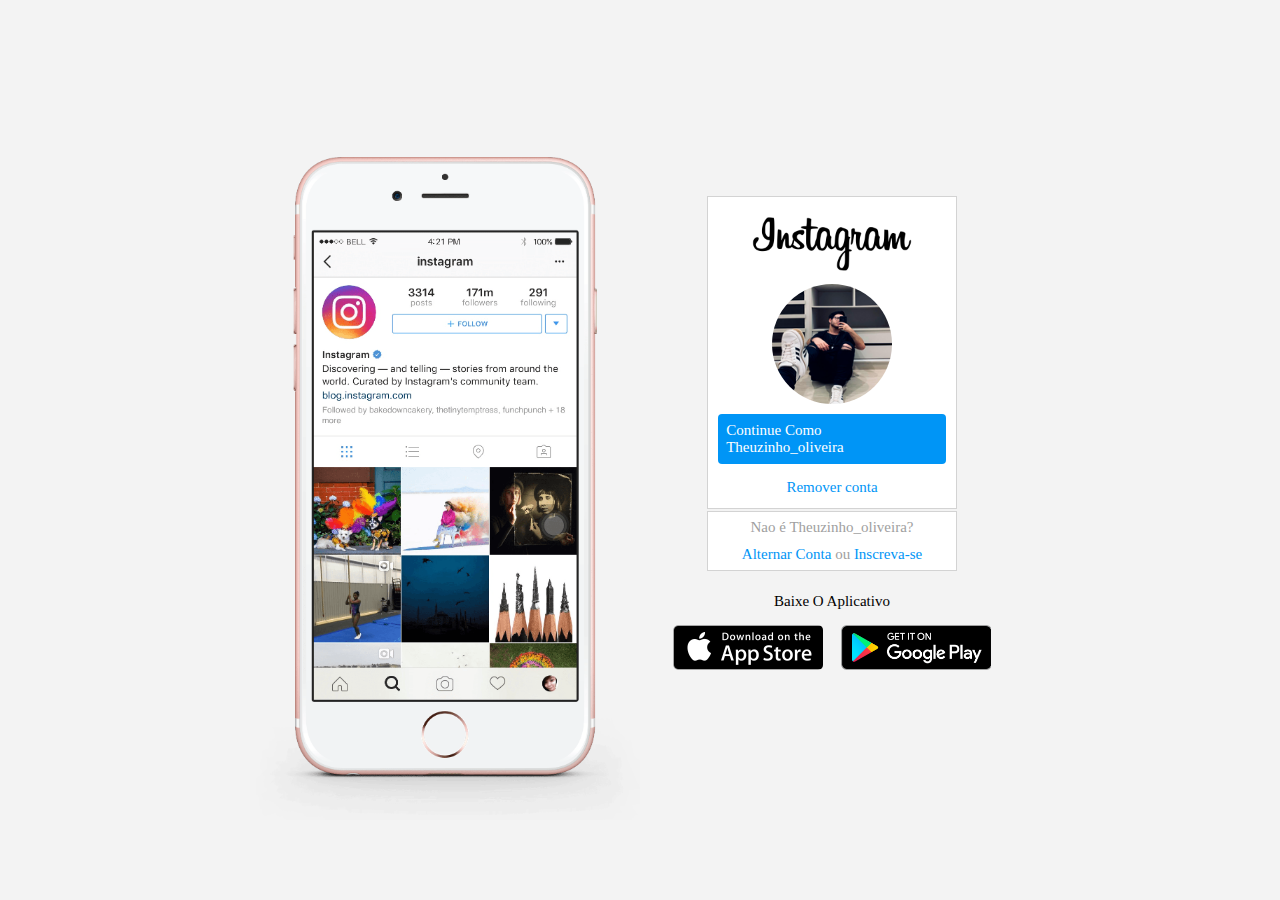
<file: index.html>
<!DOCTYPE html>
<html lang="en">
<head>
    <meta charset="utf-8">
    <link rel="stylesheet" href="StyleInsta.css" >
    <title>Instagram</title>
</head>
<body>
    <div class="intsgramWrapper">
        <div class="instagramPhone">
            <img src="instagram-celular.png" alt="Celular Instagram"> 
        </div>
        <div class="instagramContinue">
            <div class="group">
                <img src="instalogo.png" class="InstagramLogo" alt="LogoInstagram">
                <div class="PerfilPhoto">
                    <img src="Perfil.png" alt="Foto De Perfil">
                </div> 
                
                <a href="#" class="InstagramLogin">Continue Como Theuzinho_oliveira</a>   
                <a href="#" class="InstagramLogout">Remover conta</a>   
                                      
            </div>
            <div class="group">
                <p class="Notaccount">Nao é Theuzinho_oliveira?</p>
                <p class="Notaccount">
                    <a href="#" class="LinkBlue">Alternar Conta</a>
                    ou
                    <a href="https://www.instagram.com/accounts/emailsignup/?hl=pt-br" target="_blank" class="LinkBlue">Inscreva-se</a>
                </p>
            </div>
            <div class="GetTheApp">
                <p>Baixe O Aplicativo</p>
                <div class="Download">
                    <a href="https://apps.apple.com/br/app/instagram/id389801252" target="_blank" class="AppDownload"></a>
                    <a href="https://play.google.com/store/apps/details?id=com.instagram.android&hl=pt_BR&gl=US" target="_blank" class="AppDownload"></a>
                </div>
            </div>
        </div>
    </div>
</body>
</html>
</file>
<file: StyleInsta.css>
* {
    margin: 0px;
    padding: 0px;
    box-sizing: border-box;
    text-decoration: none;
    font-family: serif;
    font-size: 15px;
}   

Body {
    width: 100%;
    min-width: 100vh;
    background-color: rgb(243, 243, 243);
    margin: 0px;
    padding: 0px;
    display: flex;
    justify-content: center;
}

.intsgramWrapper {
    display: flex;
    align-items: center;
    justify-content: start;
    width: 60%;
    height: 100vh;
}

.instagramPhone {
    display: flex;
    align-items: center;
    justify-content: center;
    width: 50%;
    height: 50%;
}

.instagramPhone img {
    height: 50rem;
}

.instagramContinue {
    display: flex;
    align-items: center;
    justify-content: space-around;
    flex-direction: column;
    width: 50%;
    min-height: 34rem;
}

.group {
    display: flex;
    justify-content: space-between;
    align-items: center ;
    flex-direction: column;
    background-color: white;
    width: 65%;  
    border: 1px solid lightgray;
    padding: 2px 10px 2px 10px;
}

.group:nth-child(1) {
    min-height: 19rem;
}

.InstagramLogo {
    height: 6rem;
    margin-bottom: -5px;
}

.PerfilPhoto {
    display: flex;
    justify-content: center;
    align-items: center;
    border-radius: 50%;
    overflow: hidden;
}

.PerfilPhoto img {
    height: 8rem;
}

.InstagramLogin {
    background-color: #0095f6;
    color: white;
    padding: 8px;
    border-radius: 4px;
    margin-top: 10px;
}

.InstagramLogout {
    color: #0095f6;
    margin-top: 1rem;
    margin-bottom: 10px;
}

.Notaccount {
    color: rgb(160, 160, 160);
    margin-top: 5px;
    margin-bottom: 5px;
    
}

.LinkBlue {
    color: #0095f6;
}

.GetTheApp {
    display: flex;
    flex-direction: column;
    align-items: center;
    justify-content: center;
    width: 100%;
    padding: 1.3rem 0;
}

.Download {
    display: flex;
    width: 100%;
    justify-content: center;
    align-items: center;
    padding: 1rem;
}

.AppDownload {
    height: 3rem;
    width: 10rem;
    background-size: cover;
}

.AppDownload:nth-child(1) {
    background-image: url(apple-button.png);
    border-radius: 5px;
    margin-right: 1vh;
}

.AppDownload:nth-child(2) {
    background-image: url(googleplay-button.png);
    margin-left: 1vh;
}
</file>
